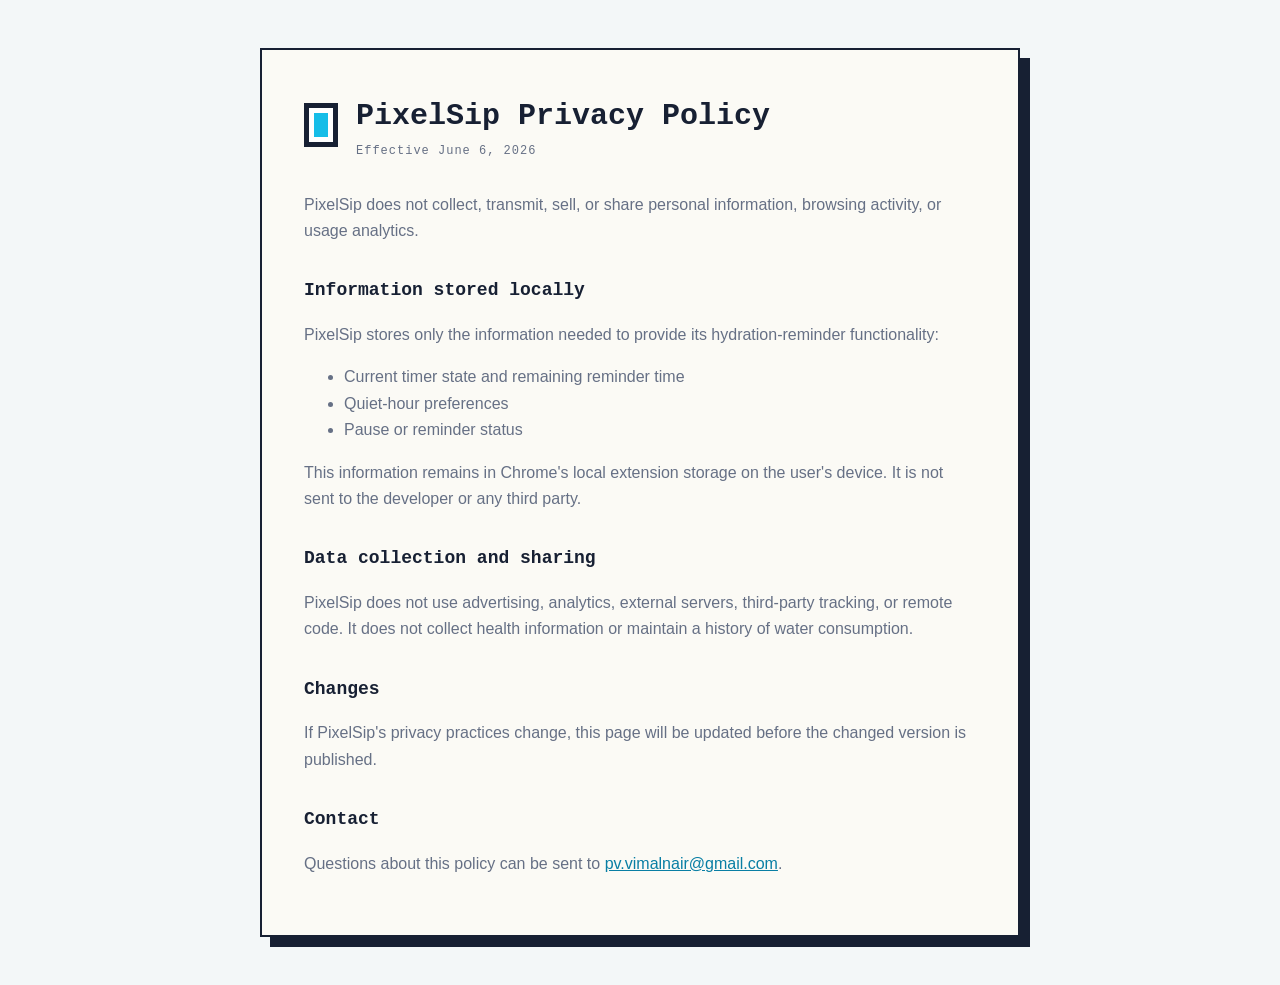
<file: index.html>
<!doctype html>
<html lang="en">
  <head>
    <meta charset="utf-8">
    <meta name="viewport" content="width=device-width, initial-scale=1">
    <meta name="description" content="PixelSip privacy policy">
    <title>PixelSip Privacy Policy</title>
    <style>
      :root {
        color-scheme: light;
        --ink: #172033;
        --muted: #667085;
        --line: #ccd3dc;
        --paper: #fbfaf5;
        --blue: #16bde8;
      }
      * { box-sizing: border-box; }
      body {
        margin: 0;
        padding: 48px 20px;
        background: #f3f7f8;
        color: var(--ink);
        font: 16px/1.65 Arial, sans-serif;
      }
      main {
        max-width: 760px;
        margin: 0 auto;
        padding: 42px;
        border: 2px solid var(--ink);
        background: var(--paper);
        box-shadow: 10px 10px 0 var(--ink);
      }
      header {
        display: flex;
        align-items: center;
        gap: 18px;
        margin-bottom: 34px;
      }
      .glass {
        width: 34px;
        height: 44px;
        padding: 5px;
        border: 5px solid var(--ink);
        background: white;
      }
      .glass::after {
        content: "";
        display: block;
        width: 100%;
        height: 100%;
        background: var(--blue);
      }
      h1, h2 { font-family: "Courier New", monospace; }
      h1 { margin: 0; font-size: 30px; }
      h2 { margin-top: 32px; font-size: 18px; }
      p, li { color: var(--muted); }
      .date { margin: 2px 0 0; font: 12px "Courier New", monospace; letter-spacing: 1px; }
      a { color: #087ea4; }
    </style>
  </head>
  <body>
    <main>
      <header>
        <div class="glass" aria-hidden="true"></div>
        <div>
          <h1>PixelSip Privacy Policy</h1>
          <p class="date">Effective June 6, 2026</p>
        </div>
      </header>

      <p>PixelSip does not collect, transmit, sell, or share personal information, browsing activity, or usage analytics.</p>

      <h2>Information stored locally</h2>
      <p>PixelSip stores only the information needed to provide its hydration-reminder functionality:</p>
      <ul>
        <li>Current timer state and remaining reminder time</li>
        <li>Quiet-hour preferences</li>
        <li>Pause or reminder status</li>
      </ul>
      <p>This information remains in Chrome's local extension storage on the user's device. It is not sent to the developer or any third party.</p>

      <h2>Data collection and sharing</h2>
      <p>PixelSip does not use advertising, analytics, external servers, third-party tracking, or remote code. It does not collect health information or maintain a history of water consumption.</p>

      <h2>Changes</h2>
      <p>If PixelSip's privacy practices change, this page will be updated before the changed version is published.</p>

      <h2>Contact</h2>
      <p>Questions about this policy can be sent to <a href="mailto:pv.vimalnair@gmail.com">pv.vimalnair@gmail.com</a>.</p>
    </main>
  </body>
</html>
</file>
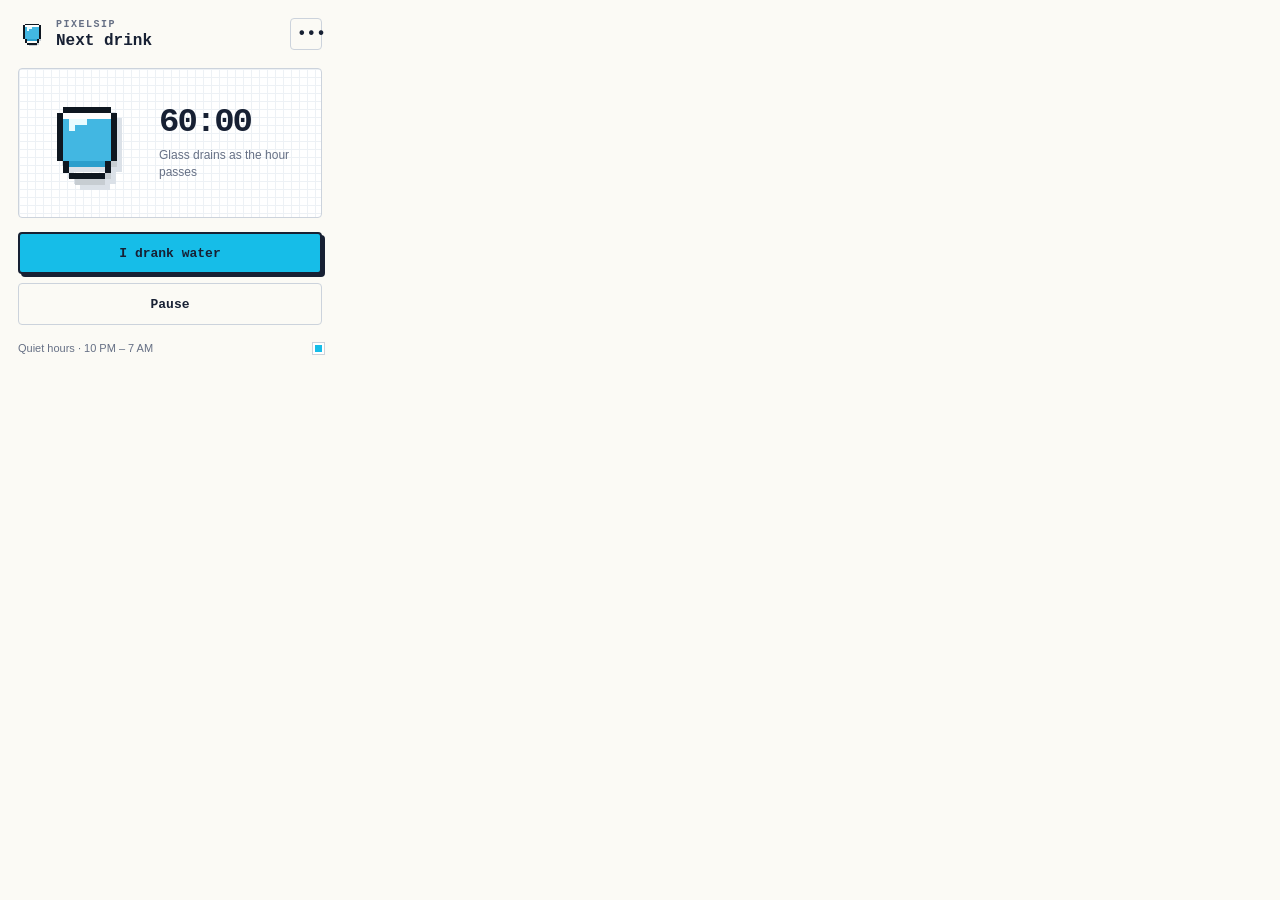
<file: extension/popup.html>
<!doctype html>
<html lang="en">
  <head>
    <meta charset="utf-8">
    <meta name="viewport" content="width=device-width, initial-scale=1">
    <title>PixelSip</title>
    <link rel="stylesheet" href="popup.css">
  </head>
  <body>
    <main>
      <header>
        <img class="brand-mark" src="icons/icon32.png" alt="">
        <div>
          <p class="eyebrow">PIXELSIP</p>
          <h1 id="status-title">Next drink</h1>
        </div>
        <button id="settings-button" class="icon-button" aria-label="Quiet hours settings">•••</button>
      </header>

      <section class="timer-panel" aria-live="polite">
        <img id="glass" class="glass" src="icons/glass-100.png" alt="">
        <div class="timer-copy">
          <p id="timer">60:00</p>
          <p id="status-detail">Glass drains as the hour passes</p>
        </div>
      </section>

      <button id="drink-button" class="primary">I drank water</button>
      <button id="pause-button" class="secondary">Pause</button>

      <section id="settings" class="settings" hidden>
        <div class="settings-heading">
          <div>
            <p class="eyebrow">SETTINGS</p>
            <h2>Quiet hours</h2>
          </div>
          <label class="switch">
            <input id="quiet-enabled" type="checkbox">
            <span></span>
          </label>
        </div>
        <p class="settings-help">The glass freezes while you sleep, then continues where it left off.</p>
        <div class="time-row">
          <label>From<input id="quiet-start" type="time" value="22:00"></label>
          <span>→</span>
          <label>Until<input id="quiet-end" type="time" value="07:00"></label>
        </div>
        <div class="volume-row">
          <div class="volume-label">
            <label for="volume">Reminder volume</label>
            <output id="volume-value" for="volume">50%</output>
          </div>
          <input id="volume" type="range" min="0" max="100" step="5" value="50">
        </div>
        <button id="save-settings" class="primary small">Save settings</button>
      </section>

      <footer>
        <span id="quiet-summary">Quiet hours · 10 PM – 7 AM</span>
        <span class="status-dot"></span>
      </footer>
    </main>
    <script src="popup.js"></script>
  </body>
</html>
</file>
<file: extension/popup.css>
:root {
  color-scheme: light;
  --ink: #172033;
  --muted: #667085;
  --line: #ccd3dc;
  --paper: #fbfaf5;
  --blue: #16bde8;
  --blue-light: #8de7f7;
  --amber: #f59e0b;
}

* { box-sizing: border-box; }

body {
  margin: 0;
  width: 340px;
  background: var(--paper);
  color: var(--ink);
  font-family: "Courier New", ui-monospace, monospace;
}

main { padding: 18px; }

header, .settings-heading, footer {
  display: flex;
  align-items: center;
}

header { gap: 10px; }
header > div:nth-child(2) { flex: 1; }

.brand-mark {
  width: 28px;
  height: 28px;
  image-rendering: pixelated;
}

.eyebrow {
  margin: 0 0 2px;
  color: var(--muted);
  font-size: 10px;
  font-weight: 700;
  letter-spacing: 1.5px;
}

h1, h2 { margin: 0; font-size: 16px; }

.icon-button {
  width: 32px;
  height: 32px;
  border: 1px solid var(--line);
  border-radius: 4px;
  background: transparent;
  color: var(--ink);
  font: 700 16px/1 "Courier New", monospace;
  cursor: pointer;
}

.timer-panel {
  min-height: 150px;
  margin: 18px 0 14px;
  padding: 20px;
  display: flex;
  align-items: center;
  gap: 24px;
  border: 1px solid var(--line);
  border-radius: 4px;
  background-color: #fff;
  background-image: linear-gradient(#edf1f5 1px, transparent 1px), linear-gradient(90deg, #edf1f5 1px, transparent 1px);
  background-size: 8px 8px;
}

.glass {
  width: 96px;
  height: 96px;
  flex: 0 0 auto;
  object-fit: contain;
  image-rendering: pixelated;
  filter: drop-shadow(5px 5px 0 #dbe1e8);
}

.glass.alert { animation: shake 0.5s steps(2) infinite; }

@keyframes shake {
  0%, 100% { transform: translateX(-3px) rotate(-2deg); }
  50% { transform: translateX(3px) rotate(2deg); }
}

.timer-copy { min-width: 0; }

#timer {
  margin: 0 0 8px;
  font-size: 34px;
  line-height: 1;
  font-weight: 700;
  letter-spacing: -2px;
}

#status-detail, .settings-help {
  margin: 0;
  color: var(--muted);
  font-family: Arial, sans-serif;
  font-size: 12px;
  line-height: 1.45;
}

button { font-family: inherit; }

.primary, .secondary {
  width: 100%;
  min-height: 42px;
  border-radius: 4px;
  font-size: 13px;
  font-weight: 700;
  cursor: pointer;
}

.primary {
  border: 2px solid var(--ink);
  background: var(--blue);
  color: var(--ink);
  box-shadow: 3px 3px 0 var(--ink);
}

.primary:active { transform: translate(2px, 2px); box-shadow: 1px 1px 0 var(--ink); }

.secondary {
  margin-top: 9px;
  border: 1px solid var(--line);
  background: transparent;
  color: var(--ink);
}

.secondary:disabled {
  cursor: not-allowed;
  opacity: 0.45;
}

.settings {
  margin-top: 16px;
  padding-top: 16px;
  border-top: 1px dashed var(--line);
}

.settings-heading { justify-content: space-between; }
.settings-help { margin-top: 8px; }

.switch input { position: absolute; opacity: 0; }
.switch span {
  display: block;
  width: 38px;
  height: 22px;
  position: relative;
  border: 2px solid var(--ink);
  background: #e7ebf0;
  cursor: pointer;
}
.switch span::after {
  content: "";
  width: 12px;
  height: 12px;
  position: absolute;
  top: 3px;
  left: 3px;
  background: var(--ink);
  transition: transform 0.15s steps(2);
}
.switch input:checked + span { background: var(--blue); }
.switch input:checked + span::after { transform: translateX(16px); }

.time-row {
  margin: 14px 0;
  display: grid;
  grid-template-columns: 1fr auto 1fr;
  align-items: end;
  gap: 8px;
}

.time-row label {
  color: var(--muted);
  font-family: Arial, sans-serif;
  font-size: 11px;
}

input[type="time"] {
  width: 100%;
  margin-top: 4px;
  padding: 8px 6px;
  border: 1px solid var(--line);
  border-radius: 3px;
  background: white;
  color: var(--ink);
  font: 700 12px "Courier New", monospace;
}

.volume-row {
  margin: 16px 0;
  padding-top: 14px;
  border-top: 1px dashed var(--line);
}

.volume-label {
  display: flex;
  justify-content: space-between;
  margin-bottom: 8px;
  color: var(--muted);
  font-family: Arial, sans-serif;
  font-size: 11px;
  font-weight: 700;
}

input[type="range"] {
  width: 100%;
  accent-color: var(--blue);
  cursor: pointer;
}

.small { min-height: 38px; }

footer {
  justify-content: space-between;
  margin-top: 17px;
  color: var(--muted);
  font-family: Arial, sans-serif;
  font-size: 11px;
}

.status-dot {
  width: 7px;
  height: 7px;
  background: var(--blue);
  box-shadow: 0 0 0 2px white, 0 0 0 3px var(--line);
}
</file>
